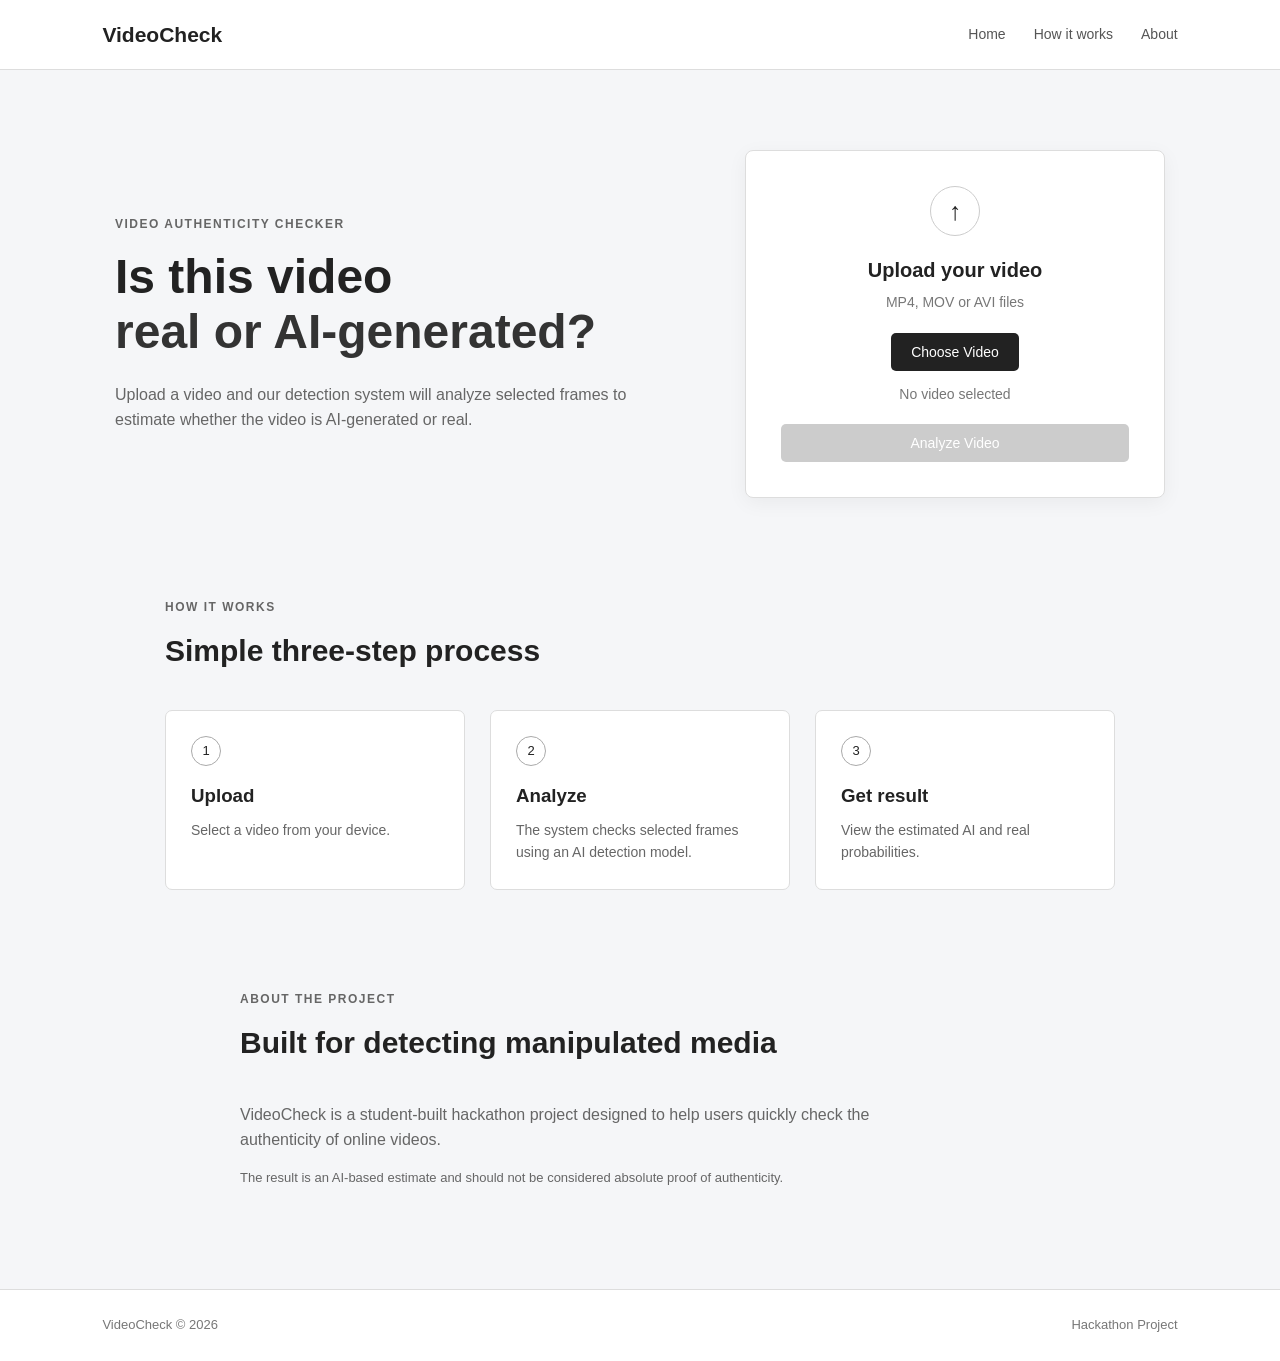
<file: index.html>
<!DOCTYPE html>
<html lang="en">

<head>
    <meta charset="UTF-8">
    <meta name="viewport" content="width=device-width, initial-scale=1.0">

    <title>VideoCheck - AI Video Detector</title>

    <link rel="stylesheet" href="style.css">
</head>

<body>

    <!-- NAVBAR -->

    <header class="navbar">

        <div class="logo">
            VideoCheck
        </div>

        <nav>
            <a href="#home">Home</a>
            <a href="#how">How it works</a>
            <a href="#about">About</a>
        </nav>

    </header>


    <!-- HERO -->

    <main id="home">

        <section class="hero">

            <div class="hero-text">

                <p class="tag">
                    VIDEO AUTHENTICITY CHECKER
                </p>

                <h1>
                    Is this video<br>
                    <span>real or AI-generated?</span>
                </h1>

                <p class="description">
                    Upload a video and our detection system will
                    analyze selected frames to estimate whether
                    the video is AI-generated or real.
                </p>

            </div>


            <!-- UPLOAD BOX -->

            <div class="upload-box">

                <div class="upload-icon">
                    ↑
                </div>

                <h2>
                    Upload your video
                </h2>

                <p>
                    MP4, MOV or AVI files
                </p>

                <input
                    type="file"
                    id="videoInput"
                    accept="video/*"
                    hidden
                >

                <button
                    id="chooseBtn"
                    class="choose-btn"
                >
                    Choose Video
                </button>

                <p
                    id="fileName"
                    class="file-name"
                >
                    No video selected
                </p>

                <button
                    id="analyzeBtn"
                    class="analyze-btn"
                    disabled
                >
                    Analyze Video
                </button>

                <div
                    id="loading"
                    class="loading"
                    style="display:none;"
                >
                    Analyzing video...
                </div>

            </div>

        </section>


        <!-- RESULT -->

        <section
            id="resultCard"
            class="result-section"
            style="display:none;"
        >

            <div class="result-header">

                <div>
                    <p class="small-heading">
                        ANALYSIS RESULT
                    </p>

                    <h2 id="prediction">
                        AI-GENERATED
                    </h2>
                </div>

            </div>


            <div class="scores">

                <div class="score-box">

                    <p>
                        AI probability
                    </p>

                    <strong id="aiScore">
                        0%
                    </strong>

                    <div class="progress">
                        <div
                            id="aiProbability"
                            class="progress-fill"
                            style="width:0%"
                        ></div>
                    </div>

                </div>


                <div class="score-box">

                    <p>
                        Real probability
                    </p>

                    <strong id="realScore">
                        0%
                    </strong>

                </div>

            </div>


            <!-- DETAILS -->

            <div class="details">

                <div>
                    <span>Frames analyzed</span>
                    <strong id="framesAnalyzed">0</strong>
                </div>

                <div>
                    <span>Video duration</span>
                    <strong id="duration">0 sec</strong>
                </div>

                <div>
                    <span>Confidence</span>
                    <strong id="confidence">0%</strong>
                </div>

            </div>


            <button
                id="resetBtn"
                class="reset-btn"
            >
                Analyze another video
            </button>

        </section>


        <!-- HOW IT WORKS -->

        <section
            id="how"
            class="how-section"
        >

            <p class="small-heading">
                HOW IT WORKS
            </p>

            <h2>
                Simple three-step process
            </h2>


            <div class="steps">

                <div class="step">

                    <div class="number">
                        1
                    </div>

                    <h3>
                        Upload
                    </h3>

                    <p>
                        Select a video from your device.
                    </p>

                </div>


                <div class="step">

                    <div class="number">
                        2
                    </div>

                    <h3>
                        Analyze
                    </h3>

                    <p>
                        The system checks selected frames
                        using an AI detection model.
                    </p>

                </div>


                <div class="step">

                    <div class="number">
                        3
                    </div>

                    <h3>
                        Get result
                    </h3>

                    <p>
                        View the estimated AI and real
                        probabilities.
                    </p>

                </div>

            </div>

        </section>


        <!-- ABOUT -->

        <section
            id="about"
            class="about-section"
        >

            <p class="small-heading">
                ABOUT THE PROJECT
            </p>

            <h2>
                Built for detecting manipulated media
            </h2>

            <p>
                VideoCheck is a student-built hackathon project
                designed to help users quickly check the
                authenticity of online videos.
            </p>

            <p class="note">
                The result is an AI-based estimate and should not
                be considered absolute proof of authenticity.
            </p>

        </section>

    </main>


    <!-- FOOTER -->

    <footer>

        <p>
            VideoCheck © 2026
        </p>

        <p>
            Hackathon Project
        </p>

    </footer>


    <script src="script.js"></script>

</body>

</html>
</file>
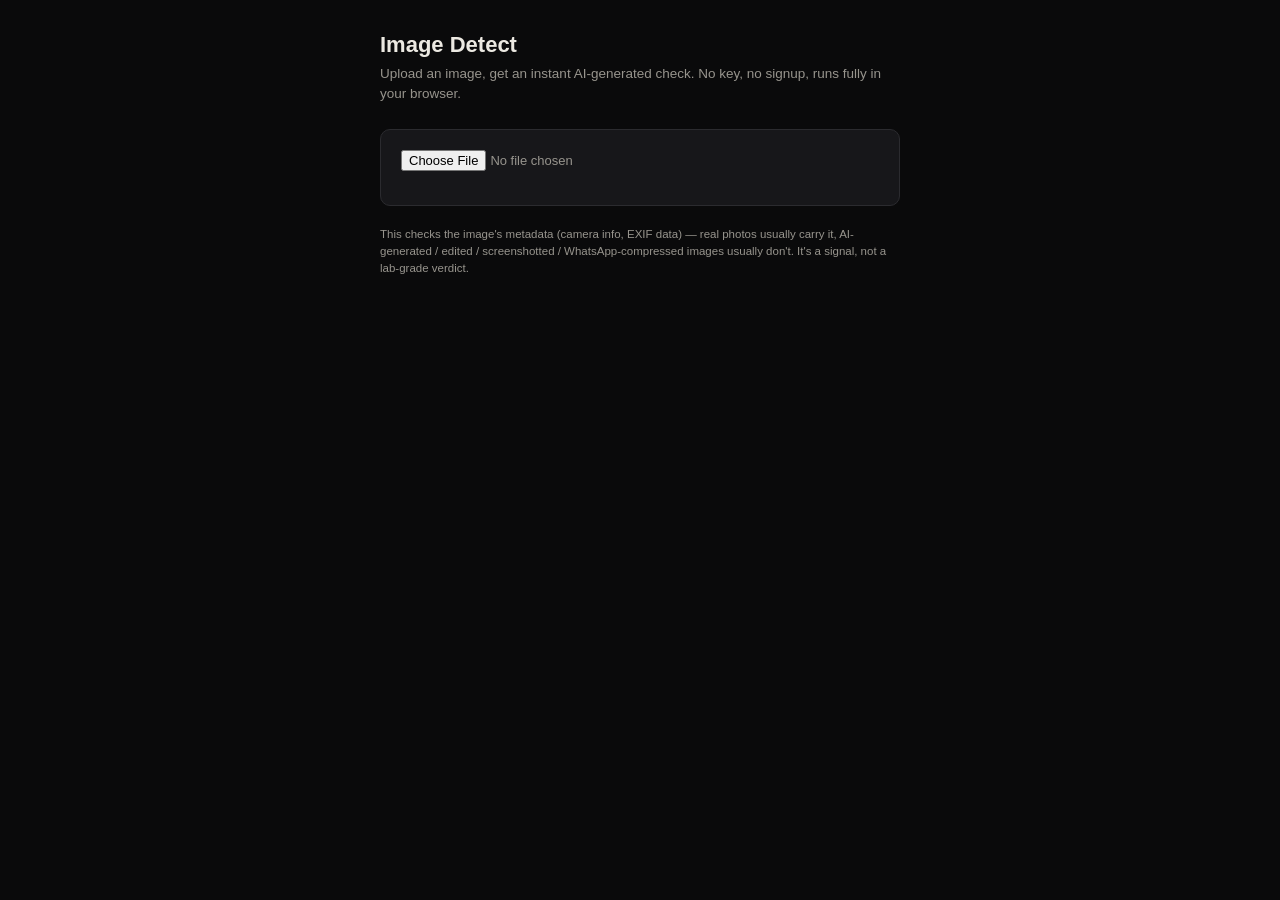
<file: image-detect-nokey.html>
<!DOCTYPE html>
<html lang="en">
<head>
<meta charset="UTF-8">
<meta name="viewport" content="width=device-width, initial-scale=1.0">
<title>Image Detect — no key needed</title>
<style>
  :root{--bg:#0a0a0b;--surface:#17171a;--border:#2b2b2f;--text:#ece9e2;--text-dim:#97948d;--amber:#f2a93b;--red:#e2564a;--green:#55b587;--mono:'Courier New',monospace}
  *{box-sizing:border-box}
  body{margin:0;background:var(--bg);color:var(--text);font-family:-apple-system,Segoe UI,sans-serif;padding:32px 20px}
  .wrap{max-width:520px;margin:0 auto}
  h1{font-size:22px;margin:0 0 6px}
  p.sub{color:var(--text-dim);font-size:13.5px;margin:0 0 24px;line-height:1.5}
  .card{background:var(--surface);border:1px solid var(--border);border-radius:10px;padding:20px;text-align:center}
  input[type=file]{width:100%;margin-bottom:14px;font-size:13px;color:var(--text-dim)}
  #preview{max-width:100%;max-height:220px;border-radius:8px;margin-bottom:14px;display:none}
  #result{margin-top:16px;display:none;font-family:var(--mono);font-size:13.5px;text-align:left}
  #result.show{display:block}
  .verdict{font-weight:700;font-size:16px;padding:8px 12px;border-radius:6px;display:inline-block;margin-bottom:10px}
  .ai{background:rgba(226,86,74,.15);color:var(--red)}
  .real{background:rgba(85,181,135,.15);color:var(--green)}
  .unsure{background:rgba(242,169,59,.15);color:var(--amber)}
  ul{margin:8px 0 0;padding-left:18px;color:var(--text-dim);font-size:12.5px;line-height:1.6}
  .note{color:var(--text-dim);font-size:11.5px;margin-top:20px;line-height:1.5}
</style>
</head>
<body>
<div class="wrap">
  <h1>Image Detect</h1>
  <p class="sub">Upload an image, get an instant AI-generated check. No key, no signup, runs fully in your browser.</p>
  <div class="card">
    <input type="file" id="imageFile" accept="image/*">
    <img id="preview">
    <div id="result"></div>
  </div>
  <p class="note">This checks the image's metadata (camera info, EXIF data) — real photos usually carry it, AI-generated / edited / screenshotted / WhatsApp-compressed images usually don't. It's a signal, not a lab-grade verdict.</p>
</div>
<script>
document.getElementById('imageFile').addEventListener('change', async (e) => {
  const file = e.target.files[0];
  if (!file) return;

  const preview = document.getElementById('preview');
  preview.src = URL.createObjectURL(file);
  preview.style.display = 'block';

  const result = document.getElementById('result');
  result.classList.add('show');
  result.innerHTML = 'Checking...';

  const buf = await file.arrayBuffer();
  const view = new DataView(buf);
  const reasons = [];
  let hasExif = false;
  let hasCameraTag = false;

  // Scan for EXIF marker (0xFFE1) in JPEGs
  if (view.getUint16(0) === 0xFFD8) {
    let offset = 2;
    while (offset < view.byteLength - 1) {
      const marker = view.getUint16(offset);
      if (marker === 0xFFE1) {
        hasExif = true;
        const segLen = view.getUint16(offset + 2);
        const segStart = offset + 4;
        const text = new TextDecoder('ascii').decode(new Uint8Array(buf, segStart, Math.min(segLen, 200)));
        if (/Make|Model|Canon|Nikon|Apple|Samsung|Sony|iPhone/i.test(text)) hasCameraTag = true;
        break;
      }
      if ((marker & 0xFF00) !== 0xFF00) break;
      const len = view.getUint16(offset + 2);
      offset += 2 + len;
    }
  }

  let score = 0;
  if (!hasExif) { score += 50; reasons.push('No EXIF metadata found — common in AI-generated, screenshotted, or downloaded images.'); }
  if (hasExif && !hasCameraTag) { score += 20; reasons.push('EXIF present but no camera make/model tag.'); }
  if (hasExif && hasCameraTag) { reasons.push('Camera make/model tag found — typical of a real photo.'); }
  if (file.name.match(/screenshot|whatsapp|img-\d{8}-wa/i)) { score += 10; reasons.push('Filename pattern suggests a screenshot or forwarded image (metadata often stripped).'); }

  let label, cls;
  if (score >= 50) { label = 'LIKELY AI-GENERATED (or metadata stripped)'; cls = 'ai'; }
  else if (score >= 20) { label = 'UNSURE'; cls = 'unsure'; }
  else { label = 'LIKELY REAL PHOTO'; cls = 'real'; }

  result.innerHTML = `<div class="verdict ${cls}">${label}</div><ul>${reasons.map(r => '<li>' + r + '</li>').join('')}</ul>`;
});
</script>
</body>
</html>
</file>
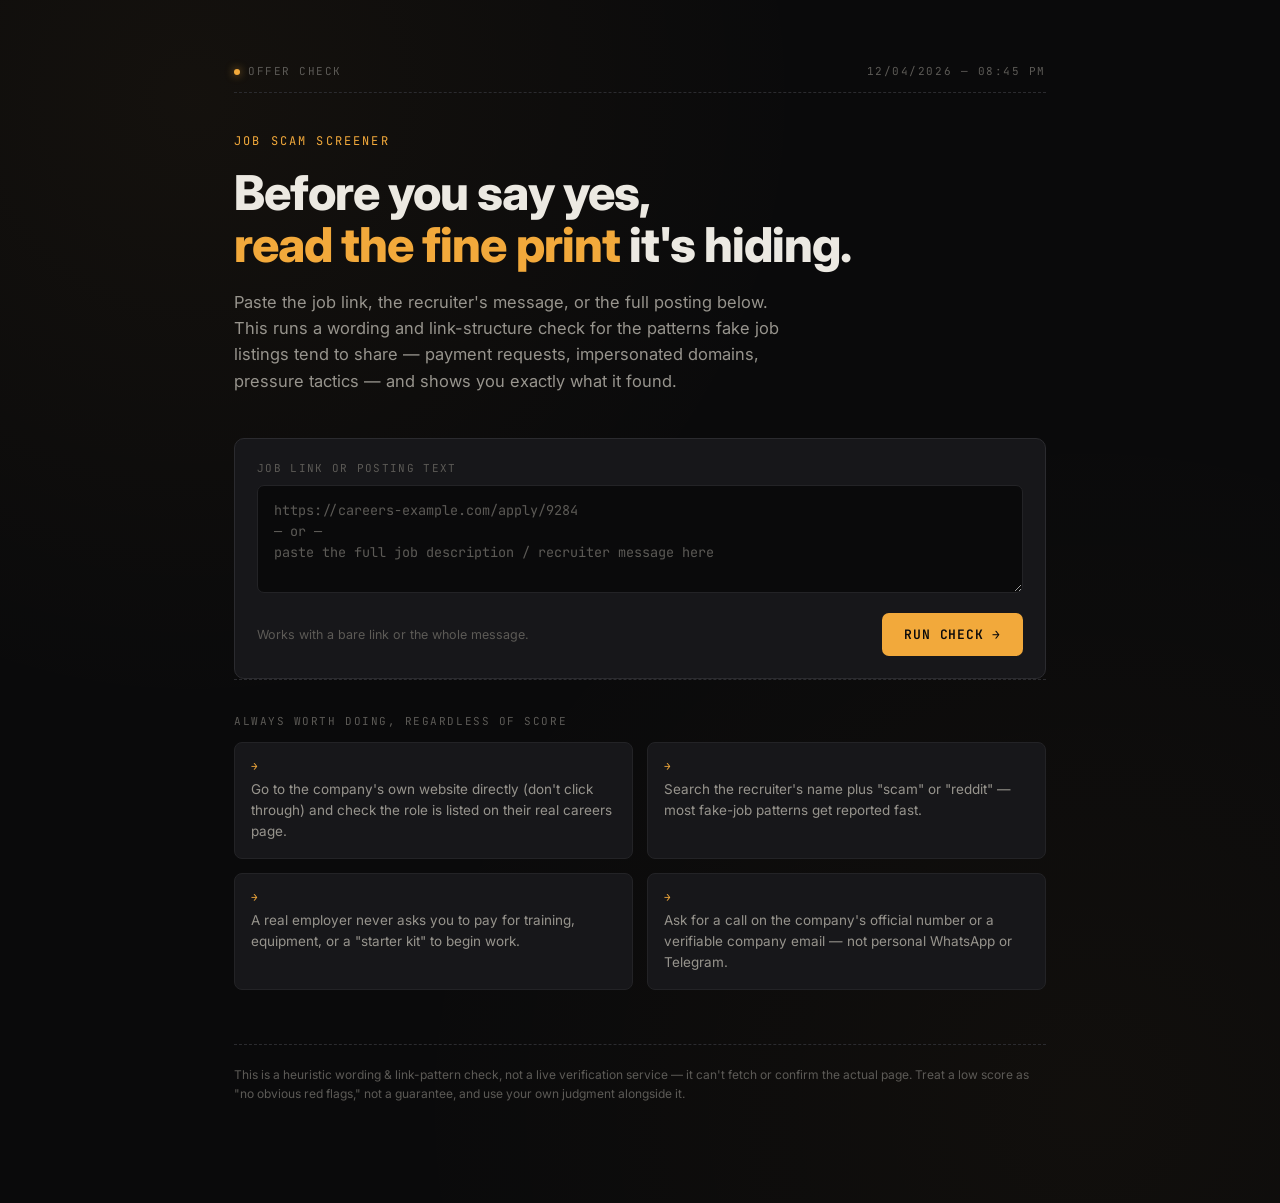
<file: offer-check.html>
<!DOCTYPE html>
<html lang="en">
<head>
<meta charset="UTF-8">
<meta name="viewport" content="width=device-width, initial-scale=1.0">
<title>Offer Check — spot a fake job before it costs you</title>
<link rel="preconnect" href="https://fonts.googleapis.com">
<link href="https://fonts.googleapis.com/css2?family=JetBrains+Mono:wght@400;500;600;700&family=Inter:wght@400;500;600;700;800&display=swap" rel="stylesheet">
<style>
  :root{
    --bg: #0a0a0b;
    --bg-grain: #0c0c0d;
    --surface: #17171a;
    --surface-2: #1e1e22;
    --border: #2b2b2f;
    --border-soft: #232326;
    --text: #ece9e2;
    --text-dim: #97948d;
    --text-faint: #5c5a56;
    --amber: #f2a93b;
    --amber-dim: #7a5b22;
    --red: #e2564a;
    --red-dim: #4a2320;
    --green: #55b587;
    --green-dim: #1f3d2d;
    --mono: 'JetBrains Mono', monospace;
    --sans: 'Inter', sans-serif;
  }

  *{ box-sizing:border-box; }

  html,body{
    margin:0; padding:0;
    background: var(--bg);
    background-image:
      radial-gradient(circle at 15% 8%, rgba(242,169,59,0.045), transparent 40%),
      radial-gradient(circle at 85% 92%, rgba(242,169,59,0.03), transparent 45%);
    color: var(--text);
    font-family: var(--sans);
    -webkit-font-smoothing: antialiased;
  }

  ::selection{ background: var(--amber); color:#0a0a0b; }

  a{ color: var(--amber); }

  .wrap{
    max-width: 860px;
    margin: 0 auto;
    padding: 64px 24px 100px;
  }

  /* ---------- header / case-file strip ---------- */
  .case-strip{
    display:flex;
    justify-content: space-between;
    align-items:center;
    font-family: var(--mono);
    font-size: 11px;
    letter-spacing: 0.14em;
    text-transform: uppercase;
    color: var(--text-faint);
    border-bottom: 1px dashed var(--border);
    padding-bottom: 14px;
    margin-bottom: 40px;
  }
  .case-strip span.dot{
    display:inline-block; width:6px; height:6px; border-radius:50%;
    background: var(--amber); margin-right:8px;
    box-shadow: 0 0 8px rgba(242,169,59,0.7);
  }

  .eyebrow{
    font-family: var(--mono);
    font-size: 12px;
    letter-spacing: 0.18em;
    text-transform: uppercase;
    color: var(--amber);
    margin: 0 0 18px;
  }

  h1{
    font-family: var(--sans);
    font-weight: 800;
    font-size: clamp(32px, 5vw, 48px);
    line-height: 1.08;
    letter-spacing: -0.02em;
    margin: 0 0 18px;
  }
  h1 em{
    font-style: normal;
    color: var(--amber);
  }

  .lede{
    font-size: 16.5px;
    line-height: 1.6;
    color: var(--text-dim);
    max-width: 56ch;
    margin: 0 0 44px;
  }

  /* ---------- input card ---------- */
  .scan-card{
    background: var(--surface);
    border: 1px solid var(--border);
    border-radius: 10px;
    padding: 22px;
    position: relative;
  }
  .scan-card::before{
    content: "";
    position:absolute; inset:0;
    border-radius:10px;
    border: 1px solid transparent;
    pointer-events:none;
  }
  .field-label{
    font-family: var(--mono);
    font-size: 11px;
    text-transform: uppercase;
    letter-spacing: 0.12em;
    color: var(--text-faint);
    margin-bottom: 10px;
    display:block;
  }
  textarea{
    width:100%;
    min-height: 108px;
    resize: vertical;
    background: var(--bg);
    border: 1px solid var(--border-soft);
    border-radius: 7px;
    color: var(--text);
    font-family: var(--mono);
    font-size: 13.5px;
    line-height: 1.55;
    padding: 14px 16px;
    outline: none;
    transition: border-color .15s ease;
  }
  textarea::placeholder{ color: var(--text-faint); }
  textarea:focus{ border-color: var(--amber-dim); }

  .scan-row{
    display:flex;
    align-items:center;
    justify-content: space-between;
    margin-top: 16px;
    gap: 12px;
    flex-wrap: wrap;
  }
  .hint{
    font-size: 12.5px;
    color: var(--text-faint);
  }

  button.scan-btn{
    font-family: var(--mono);
    font-weight: 600;
    font-size: 13px;
    letter-spacing: 0.06em;
    text-transform: uppercase;
    background: var(--amber);
    color: #0a0a0b;
    border: none;
    border-radius: 7px;
    padding: 13px 22px;
    cursor: pointer;
    transition: transform .12s ease, box-shadow .12s ease;
    white-space: nowrap;
  }
  button.scan-btn:hover{ transform: translateY(-1px); box-shadow: 0 6px 20px rgba(242,169,59,0.18); }
  button.scan-btn:active{ transform: translateY(0); }
  button.scan-btn:disabled{ opacity:.5; cursor:default; transform:none; box-shadow:none; }

  /* ---------- results ---------- */
  #results{
    margin-top: 40px;
    display:none;
  }
  #results.show{ display:block; animation: rise .35s ease; }
  @keyframes rise{ from{ opacity:0; transform: translateY(10px);} to{opacity:1; transform:translateY(0);} }

  .verdict-panel{
    display:grid;
    grid-template-columns: 200px 1fr;
    gap: 28px;
    align-items:center;
    background: var(--surface);
    border: 1px solid var(--border);
    border-radius: 10px;
    padding: 26px;
    margin-bottom: 26px;
  }
  @media (max-width: 560px){
    .verdict-panel{ grid-template-columns: 1fr; }
    .gauge-wrap{ justify-self:center; }
  }

  .gauge-wrap{ position:relative; width:180px; }
  .gauge-score{
    position:absolute;
    left:0; right:0; top:60%;
    text-align:center;
    font-family: var(--mono);
    font-weight: 700;
    font-size: 30px;
  }
  .gauge-score .of{
    font-size: 11px;
    font-weight: 500;
    color: var(--text-faint);
    display:block;
    letter-spacing: 0.1em;
  }

  .verdict-body .stamp{
    display:inline-flex;
    align-items:center;
    gap:8px;
    font-family: var(--mono);
    font-weight: 700;
    font-size: 13px;
    letter-spacing: 0.1em;
    text-transform: uppercase;
    padding: 6px 12px;
    border: 1.5px solid currentColor;
    border-radius: 5px;
    transform: rotate(-2deg);
    margin-bottom: 12px;
  }
  .verdict-body p{
    margin: 0;
    color: var(--text-dim);
    font-size: 14.5px;
    line-height: 1.6;
  }

  .risk-low   { color: var(--green); }
  .risk-medium{ color: var(--amber); }
  .risk-high  { color: var(--red); }

  .flags-title{
    font-family: var(--mono);
    font-size: 11px;
    text-transform: uppercase;
    letter-spacing: 0.14em;
    color: var(--text-faint);
    margin: 0 0 12px;
  }

  .flag-list{
    list-style:none;
    margin:0 0 30px;
    padding:0;
    display:flex;
    flex-direction: column;
    gap: 8px;
  }
  .flag-item{
    display:flex;
    gap: 12px;
    align-items:flex-start;
    background: var(--surface);
    border: 1px solid var(--border-soft);
    border-left: 3px solid var(--red);
    border-radius: 6px;
    padding: 12px 14px;
    font-size: 13.5px;
    line-height: 1.55;
  }
  .flag-item.clean{
    border-left-color: var(--green);
  }
  .flag-item .mark{
    font-family: var(--mono);
    font-weight: 700;
    flex-shrink:0;
    width: 18px;
    text-align:center;
  }
  .flag-item.clean .mark{ color: var(--green); }
  .flag-item:not(.clean) .mark{ color: var(--red); }
  .flag-item b{ color: var(--text); }

  /* ---------- tips ---------- */
  .tips-title{
    font-family: var(--mono);
    font-size: 11px;
    text-transform: uppercase;
    letter-spacing: 0.14em;
    color: var(--text-faint);
    margin: 0 0 14px;
    border-top: 1px dashed var(--border);
    padding-top: 34px;
  }
  .tips-grid{
    display:grid;
    grid-template-columns: repeat(2, 1fr);
    gap: 14px;
  }
  @media (max-width:560px){ .tips-grid{ grid-template-columns: 1fr; } }
  .tip{
    background: var(--surface);
    border: 1px solid var(--border-soft);
    border-radius: 8px;
    padding: 16px 16px;
  }
  .tip .n{
    font-family: var(--mono);
    color: var(--amber);
    font-size: 11px;
    letter-spacing: 0.1em;
    display:block;
    margin-bottom: 6px;
  }
  .tip p{
    margin:0;
    font-size: 13.5px;
    color: var(--text-dim);
    line-height: 1.55;
  }

  footer{
    margin-top: 54px;
    padding-top: 20px;
    border-top: 1px dashed var(--border);
    font-size: 12px;
    color: var(--text-faint);
    line-height: 1.6;
  }
</style>
</head>
<body>
<div class="wrap">

  <div class="case-strip">
    <span><span class="dot"></span>OFFER CHECK</span>
    <span id="clock"></span>
  </div>

  <p class="eyebrow">Job scam screener</p>
  <h1>Before you say yes,<br><em>read the fine print</em> it's hiding.</h1>
  <p class="lede">Paste the job link, the recruiter's message, or the full posting below. This runs a wording and link-structure check for the patterns fake job listings tend to share — payment requests, impersonated domains, pressure tactics — and shows you exactly what it found.</p>

  <div class="scan-card">
    <label class="field-label" for="jobInput">Job link or posting text</label>
    <textarea id="jobInput" placeholder="https://careers-example.com/apply/9284&#10;— or —&#10;paste the full job description / recruiter message here"></textarea>
    <div class="scan-row">
      <span class="hint" id="charHint">Works with a bare link or the whole message.</span>
      <button class="scan-btn" id="scanBtn">Run check →</button>
    </div>
  </div>

  <div id="results">
    <div class="verdict-panel">
      <div class="gauge-wrap">
        <svg viewBox="0 0 180 110" width="180" height="110">
          <path d="M15,100 A75,75 0 0,1 165,100" fill="none" stroke="#232326" stroke-width="12" stroke-linecap="round"/>
          <path id="gaugeArc" d="M15,100 A75,75 0 0,1 165,100" fill="none" stroke="#f2a93b" stroke-width="12" stroke-linecap="round"
                stroke-dasharray="235.6" stroke-dashoffset="235.6"/>
          <g id="needleGroup" transform="rotate(0 90 100)">
            <line x1="90" y1="100" x2="90" y2="38" stroke="#ece9e2" stroke-width="2.5" stroke-linecap="round"/>
            <circle cx="90" cy="100" r="5.5" fill="#ece9e2"/>
          </g>
        </svg>
        <div class="gauge-score"><span id="scoreNum">0</span><span class="of">RISK / 100</span></div>
      </div>
      <div class="verdict-body">
        <div class="stamp" id="stampEl">CLEAR</div>
        <p id="verdictText">—</p>
      </div>
    </div>

    <p class="flags-title">What the scan found</p>
    <ul class="flag-list" id="flagList"></ul>
  </div>

  <p class="tips-title">Always worth doing, regardless of score</p>
  <div class="tips-grid">
    <div class="tip"><span class="n">→</span><p>Go to the company's own website directly (don't click through) and check the role is listed on their real careers page.</p></div>
    <div class="tip"><span class="n">→</span><p>Search the recruiter's name plus "scam" or "reddit" — most fake-job patterns get reported fast.</p></div>
    <div class="tip"><span class="n">→</span><p>A real employer never asks you to pay for training, equipment, or a "starter kit" to begin work.</p></div>
    <div class="tip"><span class="n">→</span><p>Ask for a call on the company's official number or a verifiable company email — not personal WhatsApp or Telegram.</p></div>
  </div>

  <footer>
    This is a heuristic wording &amp; link-pattern check, not a live verification service — it can't fetch or confirm the actual page. Treat a low score as "no obvious red flags," not a guarantee, and use your own judgment alongside it.
  </footer>
</div>

<script>
(function(){
  const clockEl = document.getElementById('clock');
  function tick(){
    const d = new Date();
    clockEl.textContent = d.toLocaleDateString(undefined,{year:'numeric',month:'2-digit',day:'2-digit'}) + ' — ' + d.toLocaleTimeString(undefined,{hour:'2-digit',minute:'2-digit'});
  }
  tick(); setInterval(tick, 30000);

  const input = document.getElementById('jobInput');
  const btn = document.getElementById('scanBtn');
  const results = document.getElementById('results');
  const flagList = document.getElementById('flagList');
  const scoreNum = document.getElementById('scoreNum');
  const stampEl = document.getElementById('stampEl');
  const verdictText = document.getElementById('verdictText');
  const needleGroup = document.getElementById('needleGroup');
  const gaugeArc = document.getElementById('gaugeArc');

  const SHORTENERS = ['bit.ly','tinyurl.com','t.co','is.gd','cutt.ly','rebrand.ly','shorturl.at','buff.ly','ow.ly','rb.gy'];
  const SUS_TLD = ['.xyz','.top','.club','.info','.work','.click','.buzz','.gq','.tk','.ml','.cf','.support','.online','.icu','.rest'];
  const BRANDS = ['google','amazon','microsoft','linkedin','indeed','apple','meta','facebook','netflix','tesla','walmart','fedex','ups','disney'];
  const FREE_EMAIL = ['gmail.com','yahoo.com','hotmail.com','outlook.com','aol.com'];

  function extractUrl(text){
    const m = text.match(/https?:\/\/[^\s]+/i);
    if(m) return m[0];
    // bare-domain fallback e.g. "careers-example.com/apply"
    const m2 = text.match(/\b([a-z0-9-]+\.)+[a-z]{2,}(\/[^\s]*)?\b/i);
    return m2 ? 'http://' + m2[0] : null;
  }

  function analyze(raw){
    const text = raw.trim();
    const lower = text.toLowerCase();
    let score = 0;
    const flags = [];

    const urlStr = extractUrl(text);
    let host = null;
    if(urlStr){
      try{
        const u = new URL(urlStr);
        host = u.hostname.toLowerCase();

        if(/^(\d{1,3}\.){3}\d{1,3}$/.test(host)){
          score += 25; flags.push("Link uses a raw IP address instead of a real company domain.");
        }
        if(SHORTENERS.some(s => host === s || host.endsWith('.'+s))){
          score += 20; flags.push("Link is hidden behind a URL shortener — the real destination is masked.");
        }
        if(u.protocol === 'http:'){
          score += 10; flags.push("Link doesn't use a secure (https) connection.");
        }
        if(SUS_TLD.some(t => host.endsWith(t))){
          score += 15; flags.push(`Domain ends in <b>${host.slice(host.lastIndexOf('.'))}</b>, an unusual TLD favored by throwaway sites.`);
        }
        const parts = host.split('.');
        if(parts.length > 3){
          score += 10; flags.push("Unusually deep or randomized subdomain structure.");
        }
        BRANDS.forEach(b => {
          if(host.includes(b)){
            const real = (b==='meta'?'meta.com':b+'.com');
            if(!(host === real || host.endsWith('.'+real))){
              score += 25; flags.push(`Domain contains "<b>${b}</b>" but isn't the company's actual domain — a common impersonation trick.`);
            }
          }
        });
      }catch(e){ /* not a parseable url, skip url checks */ }
    }

    const PAY_WORDS = ['registration fee','processing fee','training fee','application fee','deposit required','refundable deposit','buy your own equipment','purchase a kit','starter kit','send money','wire transfer','gift card','western union','cash the check','deposit this check'];
    PAY_WORDS.forEach(w => { if(lower.includes(w)){ score += 25; flags.push(`Mentions "<b>${w}</b>" — legitimate employers never charge you to get hired.`); } });

    const ID_WORDS = ['social security number','ssn ','bank account number','routing number','copy of your id','passport number'];
    ID_WORDS.forEach(w => { if(lower.includes(w.trim())){ score += 20; flags.push(`Asks for sensitive personal info ("<b>${w.trim()}</b>") before any formal hiring step.`); } });

    const CONTACT_WORDS = ['whatsapp only','contact us on whatsapp','message us on telegram','text this number'];
    CONTACT_WORDS.forEach(w => { if(lower.includes(w)){ score += 15; flags.push("Pushes the conversation to an unofficial messaging app instead of email or a company line."); } });

    FREE_EMAIL.forEach(dom => {
      if(new RegExp('hr@[a-z0-9.-]*'+dom.replace('.','\\.')+'|recruiter@[a-z0-9.-]*'+dom.replace('.','\\.')).test(lower) || (lower.includes('@'+dom) && (lower.includes('hr ')||lower.includes('recruit')))){
        score += 10; flags.push(`Recruiter contact uses a free personal email domain (<b>@${dom}</b>) rather than a company address.`);
      }
    });

    const URGENCY = ['immediate start','start today','act now','limited slots','hire immediately','no interview needed','urgent hiring','offer expires today'];
    URGENCY.forEach(w => { if(lower.includes(w)){ score += 10; flags.push(`Uses pressure language ("<b>${w}</b>") to rush a decision.`); } });

    const TOO_GOOD = ['easy money','work 2 hours','work from home earn','no experience necessary','guaranteed income','$5000 per week','$500 a day'];
    TOO_GOOD.forEach(w => { if(lower.includes(w)){ score += 12; flags.push(`Phrase "<b>${w}</b>" is a common too-good-to-be-true pay claim.`); } });

    score = Math.min(100, score);
    return { score, flags, hadInput: text.length>0 };
  }

  function render(result){
    results.classList.add('show');
    const score = result.score;
    scoreNum.textContent = score;

    // needle: -90deg (0) to +90deg (100)
    const angle = -90 + (score/100)*180;
    needleGroup.setAttribute('transform', `rotate(${angle} 90 100)`);

    // arc fill (dasharray length ~235.6 for this path)
    const total = 235.6;
    const offset = total - (score/100)*total;
    gaugeArc.setAttribute('stroke-dashoffset', offset);

    let level, label, color, msg;
    if(score >= 50){ level='risk-high'; label='HIGH RISK'; color='var(--red)'; msg = 'Multiple strong scam indicators showed up. Treat this offer as very likely fake — do not send money, IDs, or bank details.'; gaugeArc.setAttribute('stroke', '#e2564a'); }
    else if(score >= 25){ level='risk-medium'; label='USE CAUTION'; color='var(--amber)'; msg = 'A few patterns worth verifying before you go further. Confirm the company and recruiter independently.'; gaugeArc.setAttribute('stroke', '#f2a93b'); }
    else { level='risk-low'; label='NO FLAGS FOUND'; color='var(--green)'; msg = "Nothing in the wording or link matched common scam patterns. Still verify through the company's own site before sharing any info."; gaugeArc.setAttribute('stroke', '#55b587'); }

    stampEl.className = 'stamp ' + level;
    stampEl.textContent = label;
    verdictText.textContent = msg;

    flagList.innerHTML = '';
    if(result.flags.length === 0){
      const li = document.createElement('li');
      li.className = 'flag-item clean';
      li.innerHTML = `<span class="mark">✓</span><span>No red-flag wording or link patterns detected.</span>`;
      flagList.appendChild(li);
    } else {
      result.flags.forEach(f => {
        const li = document.createElement('li');
        li.className = 'flag-item';
        li.innerHTML = `<span class="mark">✕</span><span>${f}</span>`;
        flagList.appendChild(li);
      });
    }
  }

  btn.addEventListener('click', () => {
    const val = input.value;
    if(!val.trim()){
      input.style.borderColor = 'var(--red)';
      setTimeout(()=> input.style.borderColor = '', 900);
      return;
    }
    const result = analyze(val);
    render(result);
    results.scrollIntoView({behavior:'smooth', block:'nearest'});
  });

  input.addEventListener('keydown', (e) => {
    if(e.key === 'Enter' && (e.metaKey || e.ctrlKey)) btn.click();
  });
})();
</script>
</body>
</html>
</file>
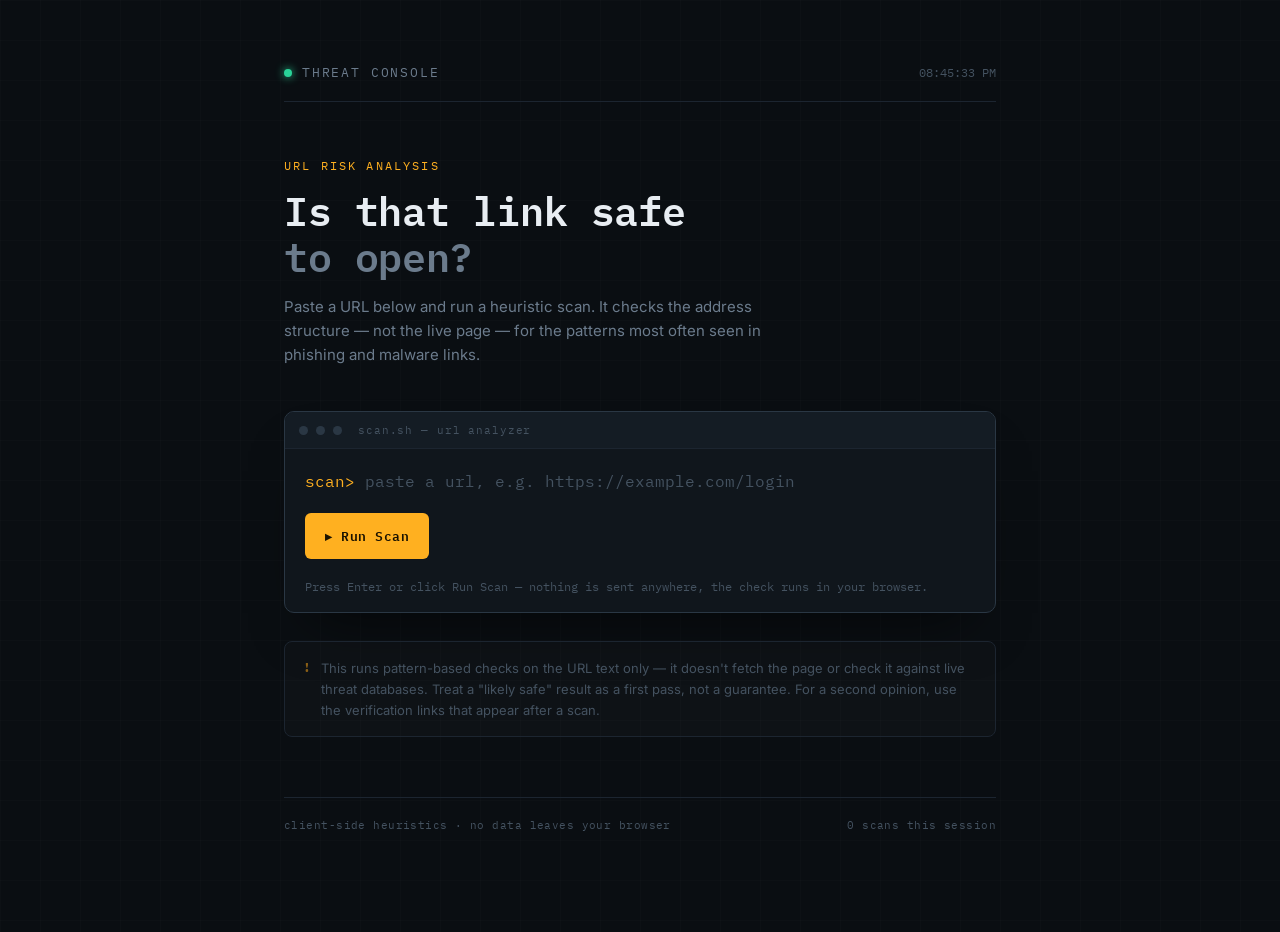
<file: url-scanner.html>
<!DOCTYPE html>
<html lang="en">
<head>
<meta charset="UTF-8">
<meta name="viewport" content="width=device-width, initial-scale=1.0">
<title>URL Threat Scanner</title>
<link rel="preconnect" href="https://fonts.googleapis.com">
<link href="https://fonts.googleapis.com/css2?family=IBM+Plex+Mono:wght@400;500;600;700&family=Inter:wght@400;500;600;700&display=swap" rel="stylesheet">
<style>
  :root{
    --bg: #0A0E12;
    --surface: #10161C;
    --surface-2: #141C24;
    --line: #1C2530;
    --line-bright: #2A3744;
    --text: #E8EDF2;
    --muted: #6B7B8C;
    --muted-2: #445260;
    --amber: #FFB020;
    --amber-dim: #8A5F16;
    --green: #29D398;
    --green-dim: #0F5B45;
    --red: #FF5C5C;
    --red-dim: #6B1F1F;
    --orange: #FF8A3D;
    --mono: 'IBM Plex Mono', monospace;
    --sans: 'Inter', sans-serif;
  }

  *{margin:0;padding:0;box-sizing:border-box;}

  html{scroll-behavior:smooth;}

  body{
    background:
      radial-gradient(ellipse 900px 500px at 50% -10%, rgba(255,176,32,0.06), transparent),
      var(--bg);
    color:var(--text);
    font-family:var(--sans);
    min-height:100vh;
    background-image:
      linear-gradient(rgba(255,255,255,0.012) 1px, transparent 1px),
      linear-gradient(90deg, rgba(255,255,255,0.012) 1px, transparent 1px);
    background-size: 40px 40px;
    -webkit-font-smoothing:antialiased;
  }

  .wrap{
    max-width:760px;
    margin:0 auto;
    padding:64px 24px 100px;
  }

  /* ---------- Header ---------- */
  header{
    display:flex;
    align-items:center;
    justify-content:space-between;
    margin-bottom:56px;
    padding-bottom:20px;
    border-bottom:1px solid var(--line);
  }
  .brand{
    display:flex;
    align-items:center;
    gap:10px;
    font-family:var(--mono);
    font-size:13px;
    letter-spacing:0.14em;
    color:var(--muted);
    text-transform:uppercase;
  }
  .brand .dot{
    width:8px;height:8px;border-radius:50%;
    background:var(--green);
    box-shadow:0 0 8px var(--green);
    animation:pulse 2.4s ease-in-out infinite;
  }
  @keyframes pulse{
    0%,100%{opacity:1;}
    50%{opacity:0.35;}
  }
  .clock{
    font-family:var(--mono);
    font-size:12px;
    color:var(--muted-2);
  }

  .eyebrow{
    font-family:var(--mono);
    font-size:12px;
    letter-spacing:0.18em;
    text-transform:uppercase;
    color:var(--amber);
    margin-bottom:14px;
  }
  h1{
    font-family:var(--mono);
    font-size:clamp(28px, 4.4vw, 40px);
    font-weight:600;
    line-height:1.15;
    letter-spacing:-0.01em;
    margin-bottom:16px;
  }
  h1 span{color:var(--muted);}
  .sub{
    color:var(--muted);
    font-size:15px;
    line-height:1.6;
    max-width:56ch;
    margin-bottom:44px;
  }

  /* ---------- Console / input ---------- */
  .console{
    background:var(--surface);
    border:1px solid var(--line-bright);
    border-radius:10px;
    overflow:hidden;
    box-shadow:0 30px 60px -30px rgba(0,0,0,0.7);
  }
  .console-bar{
    display:flex;
    align-items:center;
    gap:8px;
    padding:11px 14px;
    background:var(--surface-2);
    border-bottom:1px solid var(--line);
  }
  .console-bar .chip{
    width:9px;height:9px;border-radius:50%;
    background:var(--line-bright);
  }
  .console-bar .label{
    margin-left:8px;
    font-family:var(--mono);
    font-size:11px;
    color:var(--muted-2);
    letter-spacing:0.08em;
  }

  .cmd-row{
    display:flex;
    align-items:center;
    padding:22px 20px;
    gap:10px;
    position:relative;
  }
  .prompt{
    font-family:var(--mono);
    color:var(--amber);
    font-size:16px;
    white-space:nowrap;
    user-select:none;
  }
  #urlInput{
    flex:1;
    background:transparent;
    border:none;
    outline:none;
    color:var(--text);
    font-family:var(--mono);
    font-size:16px;
    caret-color:var(--amber);
  }
  #urlInput::placeholder{color:var(--muted-2);}

  .scan-btn{
    display:flex;
    align-items:center;
    gap:8px;
    background:var(--amber);
    color:#1A1200;
    border:none;
    font-family:var(--mono);
    font-weight:600;
    font-size:13px;
    letter-spacing:0.04em;
    padding:12px 20px;
    margin:0 20px 20px;
    border-radius:6px;
    cursor:pointer;
    transition:transform 0.12s ease, box-shadow 0.12s ease, opacity 0.12s ease;
  }
  .scan-btn:hover{transform:translateY(-1px); box-shadow:0 6px 20px -6px rgba(255,176,32,0.5);}
  .scan-btn:active{transform:translateY(0);}
  .scan-btn:disabled{opacity:0.5; cursor:not-allowed; transform:none; box-shadow:none;}

  .hint{
    font-family:var(--mono);
    font-size:11.5px;
    color:var(--muted-2);
    padding:0 20px 18px;
  }

  /* scanline sweep during analysis */
  .sweep{
    position:absolute;
    top:0; left:0; right:0; height:2px;
    background:linear-gradient(90deg, transparent, var(--amber), transparent);
    opacity:0;
    pointer-events:none;
  }
  .sweep.active{
    animation: sweepMove 1.1s linear infinite;
    opacity:1;
  }
  @keyframes sweepMove{
    0%{transform:translateY(0); opacity:0;}
    10%{opacity:1;}
    90%{opacity:1;}
    100%{transform:translateY(64px); opacity:0;}
  }

  /* ---------- Log output ---------- */
  #logArea{
    border-top:1px solid var(--line);
    display:none;
  }
  #logArea.visible{display:block;}

  .log-line{
    display:flex;
    align-items:flex-start;
    gap:10px;
    padding:11px 20px;
    font-family:var(--mono);
    font-size:13px;
    border-bottom:1px solid var(--line);
    opacity:0;
    transform:translateY(4px);
    animation: lineIn 0.35s ease forwards;
  }
  .log-line:last-child{border-bottom:none;}
  @keyframes lineIn{
    to{opacity:1; transform:translateY(0);}
  }
  .log-mark{
    flex-shrink:0;
    width:16px;
    text-align:center;
    font-weight:700;
  }
  .log-mark.ok{color:var(--green);}
  .log-mark.flag{color:var(--red);}
  .log-mark.info{color:var(--muted-2);}
  .log-text{color:var(--muted);}
  .log-text b{color:var(--text); font-weight:600;}

  /* ---------- Verdict stamp ---------- */
  .verdict-wrap{
    display:none;
    padding:30px 20px 34px;
    align-items:center;
    justify-content:center;
    border-top:1px solid var(--line);
  }
  .verdict-wrap.visible{display:flex;}

  .stamp{
    font-family:var(--mono);
    font-weight:700;
    font-size:22px;
    letter-spacing:0.08em;
    padding:16px 30px;
    border:3px solid currentColor;
    border-radius:8px;
    text-transform:uppercase;
    transform:rotate(-3deg) scale(0.7);
    opacity:0;
    text-align:center;
    animation: stampIn 0.4s cubic-bezier(.2,1.4,.4,1) forwards;
    animation-delay:0.15s;
  }
  @keyframes stampIn{
    to{opacity:1; transform:rotate(-3deg) scale(1);}
  }
  .stamp small{
    display:block;
    font-size:11px;
    font-weight:500;
    letter-spacing:0.14em;
    margin-top:6px;
    opacity:0.75;
  }
  .stamp.safe{color:var(--green); box-shadow:0 0 0 1px rgba(41,211,152,0.15), 0 0 40px -12px rgba(41,211,152,0.4);}
  .stamp.suspicious{color:var(--orange); box-shadow:0 0 0 1px rgba(255,138,61,0.15), 0 0 40px -12px rgba(255,138,61,0.4);}
  .stamp.malicious{color:var(--red); box-shadow:0 0 0 1px rgba(255,92,92,0.15), 0 0 40px -12px rgba(255,92,92,0.4);}

  /* ---------- Score bar ---------- */
  .score-panel{
    padding:0 20px 26px;
    border-top:1px solid var(--line);
    display:none;
  }
  .score-panel.visible{display:block; padding-top:22px;}
  .score-row{
    display:flex;
    justify-content:space-between;
    font-family:var(--mono);
    font-size:11px;
    color:var(--muted-2);
    letter-spacing:0.08em;
    text-transform:uppercase;
    margin-bottom:8px;
  }
  .score-track{
    height:6px;
    border-radius:4px;
    background:var(--line);
    overflow:hidden;
  }
  .score-fill{
    height:100%;
    width:0%;
    border-radius:4px;
    transition:width 0.6s cubic-bezier(.3,1,.4,1);
  }

  /* ---------- Follow-up links ---------- */
  .verify-row{
    padding:0 20px 26px;
    display:none;
    gap:10px;
    flex-wrap:wrap;
  }
  .verify-row.visible{display:flex;}
  .verify-row a{
    font-family:var(--mono);
    font-size:12px;
    color:var(--muted);
    text-decoration:none;
    border:1px solid var(--line-bright);
    padding:9px 14px;
    border-radius:6px;
    transition:border-color 0.15s ease, color 0.15s ease;
  }
  .verify-row a:hover{border-color:var(--amber); color:var(--amber);}

  /* ---------- Footer note ---------- */
  .disclaimer{
    margin-top:28px;
    display:flex;
    gap:10px;
    align-items:flex-start;
    font-size:13px;
    line-height:1.6;
    color:var(--muted-2);
    padding:16px 18px;
    border:1px solid var(--line);
    border-radius:8px;
    background:rgba(255,255,255,0.015);
  }
  .disclaimer .bang{
    font-family:var(--mono);
    color:var(--amber-dim);
    font-weight:700;
    flex-shrink:0;
  }

  footer{
    margin-top:60px;
    padding-top:20px;
    border-top:1px solid var(--line);
    font-family:var(--mono);
    font-size:11px;
    color:var(--muted-2);
    letter-spacing:0.04em;
    display:flex;
    justify-content:space-between;
  }

  @media (max-width:520px){
    .cmd-row{flex-wrap:wrap;}
    header{flex-direction:column; align-items:flex-start; gap:8px;}
    footer{flex-direction:column; gap:6px;}
  }

  @media (prefers-reduced-motion: reduce){
    *{animation-duration:0.01ms !important; animation-iteration-count:1 !important; transition-duration:0.01ms !important;}
  }
</style>
</head>
<body>

<div class="wrap">

  <header>
    <div class="brand"><span class="dot"></span> Threat Console </div>
    <div class="clock" id="clock">—</div>
  </header>

  <div class="eyebrow">url risk analysis</div>
  <h1>Is that link safe<br><span>to open?</span></h1>
  <p class="sub">Paste a URL below and run a heuristic scan. It checks the address structure — not the live page — for the patterns most often seen in phishing and malware links.</p>

  <div class="console">
    <div class="console-bar">
      <span class="chip"></span><span class="chip"></span><span class="chip"></span>
      <span class="label">scan.sh — url analyzer</span>
    </div>

    <div class="cmd-row">
      <div class="sweep" id="sweep"></div>
      <span class="prompt">scan&gt;</span>
      <input type="text" id="urlInput" placeholder="paste a url, e.g. https://example.com/login" autocomplete="off" spellcheck="false">
    </div>
    <button class="scan-btn" id="scanBtn">▸ Run Scan</button>
    <div class="hint">Press Enter or click Run Scan — nothing is sent anywhere, the check runs in your browser.</div>

    <div id="logArea"></div>

    <div class="score-panel" id="scorePanel">
      <div class="score-row"><span>Risk score</span><span id="scoreLabel">0 / 10</span></div>
      <div class="score-track"><div class="score-fill" id="scoreFill"></div></div>
    </div>

    <div class="verdict-wrap" id="verdictWrap">
      <div class="stamp" id="stamp">—</div>
    </div>

    <div class="verify-row" id="verifyRow"></div>
  </div>

  <div class="disclaimer">
    <span class="bang">!</span>
    <span>This runs pattern-based checks on the URL text only — it doesn't fetch the page or check it against live threat databases. Treat a "likely safe" result as a first pass, not a guarantee. For a second opinion, use the verification links that appear after a scan.</span>
  </div>

  <footer>
    <span>client-side heuristics · no data leaves your browser</span>
    <span id="scanCount">0 scans this session</span>
  </footer>

</div>

<script>
(function(){
  const input = document.getElementById('urlInput');
  const btn = document.getElementById('scanBtn');
  const sweep = document.getElementById('sweep');
  const logArea = document.getElementById('logArea');
  const verdictWrap = document.getElementById('verdictWrap');
  const stamp = document.getElementById('stamp');
  const scorePanel = document.getElementById('scorePanel');
  const scoreFill = document.getElementById('scoreFill');
  const scoreLabel = document.getElementById('scoreLabel');
  const verifyRow = document.getElementById('verifyRow');
  const clock = document.getElementById('clock');
  const scanCountEl = document.getElementById('scanCount');
  let scanCount = 0;
  let busy = false;

  function tickClock(){
    const d = new Date();
    clock.textContent = d.toLocaleTimeString([], {hour:'2-digit', minute:'2-digit', second:'2-digit'});
  }
  tickClock();
  setInterval(tickClock, 1000);

  const SHORTENERS = ['bit.ly','tinyurl.com','t.co','goo.gl','ow.ly','is.gd','buff.ly','rebrand.ly','cutt.ly','rb.gy','shorturl.at','tiny.cc','s.id','v.gd'];
  const SUSPICIOUS_TLDS = ['zip','review','country','kim','cricket','link','work','click','gq','tk','ml','cf','top','xyz','loan','win','date','stream','icu'];
  const BRAND_BAIT = ['paypal','apple','microsoft','amazon','netflix','bank','irs','gov','facebook','instagram','google','outlook','chase','wellsfargo'];
  const URGENT_WORDS = ['login','verify','secure','account','update','confirm','signin','password','suspend','unlock','billing'];

  function analyze(raw){
    const checks = [];
    let score = 0;
    let normalized = raw.trim();
    if(!/^[a-zA-Z][a-zA-Z0-9+.-]*:\/\//.test(normalized)){
      normalized = 'http://' + normalized;
    }

    let url;
    try{
      url = new URL(normalized);
    }catch(e){
      return { error: true };
    }

    const host = url.hostname.toLowerCase();
    const full = raw.toLowerCase();

    // 1. protocol
    if(url.protocol === 'https:'){
      checks.push({ok:true, text:'Uses <b>HTTPS</b> encryption.'});
    } else {
      checks.push({ok:false, text:'Connection is not encrypted (<b>no HTTPS</b>).'});
      score += 1;
    }

    // 2. IP address host
    const ipv4 = /^(\d{1,3}\.){3}\d{1,3}$/.test(host);
    const ipv6 = host.includes(':');
    if(ipv4 || ipv6){
      checks.push({ok:false, text:'Host is a raw <b>IP address</b> rather than a domain name.'});
      score += 3;
    } else {
      checks.push({ok:true, text:'Host is a normal domain name, not a bare IP.'});
    }

    // 3. @ symbol trick
    if(raw.includes('@')){
      checks.push({ok:false, text:'URL contains an <b>@ symbol</b> — can hide the real destination.'});
      score += 3;
    } else {
      checks.push({ok:true, text:'No "@" redirect trick found in the URL.'});
    }

    // 4. subdomain count
    const parts = host.split('.');
    const subCount = Math.max(0, parts.length - 2);
    if(subCount >= 3){
      checks.push({ok:false, text:`Unusually deep subdomain chain (<b>${subCount} subdomains</b>).`});
      score += 2;
    } else {
      checks.push({ok:true, text:'Subdomain structure looks ordinary.'});
    }

    // 5. suspicious TLD
    const tld = parts[parts.length-1];
    if(SUSPICIOUS_TLDS.includes(tld)){
      checks.push({ok:false, text:`Domain ends in <b>.${tld}</b>, a TLD frequently abused for spam/phishing.`});
      score += 2;
    } else {
      checks.push({ok:true, text:`Domain ending .${tld} is not on the high-risk TLD list.`});
    }

    // 6. shortener
    if(SHORTENERS.some(s => host === s || host.endsWith('.'+s))){
      checks.push({ok:false, text:'Uses a <b>link shortener</b> — the real destination is hidden.'});
      score += 2;
    } else {
      checks.push({ok:true, text:'Not a known link-shortener domain.'});
    }

    // 7. brand bait + urgent words together (typosquat / phishing pattern)
    const hasBrand = BRAND_BAIT.some(b => host.includes(b));
    const hasUrgent = URGENT_WORDS.some(w => full.includes(w));
    const brandInMainDomain = BRAND_BAIT.some(b => parts.slice(-2, -1)[0] === b);
    if(hasBrand && !brandInMainDomain){
      checks.push({ok:false, text:'Mentions a well-known brand name in a subdomain/path, not the actual domain — a common <b>impersonation</b> pattern.'});
      score += 3;
    } else if(hasUrgent){
      checks.push({ok:false, text:'Contains urgency/credential language (e.g. "verify", "login", "secure") often seen in <b>phishing links</b>.'});
      score += 1;
    } else {
      checks.push({ok:true, text:'No brand-impersonation or urgency-bait keywords detected.'});
    }

    // 8. hyphens in domain (typosquatting)
    const mainDomain = parts.slice(-2, -1)[0] || '';
    const hyphenCount = (mainDomain.match(/-/g) || []).length;
    if(hyphenCount >= 3){
      checks.push({ok:false, text:`Domain has <b>${hyphenCount} hyphens</b> — a pattern common in typosquatted domains.`});
      score += 2;
    } else {
      checks.push({ok:true, text:'Domain name has a normal hyphen count.'});
    }

    // 9. punycode / homograph
    if(host.includes('xn--')){
      checks.push({ok:false, text:'Domain uses <b>punycode encoding</b> — can mask lookalike characters.'});
      score += 3;
    } else {
      checks.push({ok:true, text:'No punycode / homograph encoding detected.'});
    }

    // 10. length
    if(raw.length > 90){
      checks.push({ok:false, text:`URL is unusually long (<b>${raw.length} characters</b>), which can hide the true target.`});
      score += 1;
    } else {
      checks.push({ok:true, text:'URL length is unremarkable.'});
    }

    // 11. non-standard port
    if(url.port && !['80','443',''].includes(url.port)){
      checks.push({ok:false, text:`Specifies a non-standard port (<b>:${url.port}</b>).`});
      score += 1;
    } else {
      checks.push({ok:true, text:'No unusual port specified.'});
    }

    return { checks, score: Math.min(score, 10), url, error: false };
  }

  function verdictFor(score){
    if(score <= 2) return {level:'safe', label:'Likely Safe', sub:'low risk signals'};
    if(score <= 5) return {level:'suspicious', label:'Suspicious', sub:'proceed with caution'};
    return {level:'malicious', label:'Likely Malicious', sub:'high risk signals'};
  }

  function fillColor(level){
    if(level==='safe') return 'var(--green)';
    if(level==='suspicious') return 'var(--orange)';
    return 'var(--red)';
  }

  function runScan(){
    const raw = input.value.trim();
    if(!raw || busy) return;

    busy = true;
    btn.disabled = true;
    logArea.innerHTML = '';
    logArea.classList.remove('visible');
    verdictWrap.classList.remove('visible');
    scorePanel.classList.remove('visible');
    verifyRow.classList.remove('visible');
    verifyRow.innerHTML = '';
    sweep.classList.add('active');

    setTimeout(() => {
      const result = analyze(raw);
      sweep.classList.remove('active');
      busy = false;
      btn.disabled = false;

      if(result.error){
        logArea.classList.add('visible');
        const line = document.createElement('div');
        line.className = 'log-line';
        line.innerHTML = `<span class="log-mark flag">✕</span><span class="log-text"><b>Could not parse this as a URL.</b> Check the format and try again.</span>`;
        logArea.appendChild(line);
        return;
      }

      logArea.classList.add('visible');
      result.checks.forEach((c, i) => {
        const line = document.createElement('div');
        line.className = 'log-line';
        line.style.animationDelay = (i * 0.06) + 's';
        line.innerHTML = `<span class="log-mark ${c.ok ? 'ok' : 'flag'}">${c.ok ? '✓' : '✕'}</span><span class="log-text">${c.text}</span>`;
        logArea.appendChild(line);
      });

      const v = verdictFor(result.score);
      const delay = result.checks.length * 60 + 200;

      setTimeout(() => {
        scorePanel.classList.add('visible');
        scoreLabel.textContent = result.score + ' / 10';
        scoreFill.style.background = fillColor(v.level);
        requestAnimationFrame(() => {
          scoreFill.style.width = (result.score * 10) + '%';
        });

        stamp.className = 'stamp ' + v.level;
        stamp.innerHTML = v.label + '<small>' + v.sub + '</small>';
        verdictWrap.classList.add('visible');

        verifyRow.classList.add('visible');
        const encoded = encodeURIComponent(result.url.href);
        verifyRow.innerHTML = `
          <a href="https://transparencyreport.google.com/safe-browsing/search?url=${encoded}" target="_blank" rel="noopener noreferrer">↗ Check on Google Safe Browsing</a>
          <a href="https://www.virustotal.com/gui/home/url" target="_blank" rel="noopener noreferrer">↗ Check on VirusTotal</a>
        `;

        scanCount++;
        scanCountEl.textContent = scanCount + ' scan' + (scanCount === 1 ? '' : 's') + ' this session';
      }, delay);

    }, 750);
  }

  btn.addEventListener('click', runScan);
  input.addEventListener('keydown', (e) => {
    if(e.key === 'Enter') runScan();
  });
})();
</script>

</body>
</html>
</file>
<file: style.css>
* {
    margin: 0;
    padding: 0;
    box-sizing: border-box;
}

html {
    scroll-behavior: smooth;
}

body {
    font-family: Arial, Helvetica, sans-serif;
    background: #f5f6f8;
    color: #222;
    line-height: 1.6;
}


/* NAVBAR */

.navbar {
    height: 70px;
    background: white;
    border-bottom: 1px solid #ddd;

    display: flex;
    align-items: center;
    justify-content: space-between;

    padding: 0 8%;
}

.logo {
    font-size: 21px;
    font-weight: 700;
}

.navbar nav {
    display: flex;
    gap: 28px;
}

.navbar a {
    text-decoration: none;
    color: #555;
    font-size: 14px;
}

.navbar a:hover {
    color: #111;
}


/* HERO */

.hero {
    max-width: 1100px;
    margin: 80px auto;

    padding: 0 25px;

    display: grid;
    grid-template-columns: 1fr 420px;

    gap: 70px;

    align-items: center;
}

.tag,
.small-heading {
    font-size: 12px;
    font-weight: 700;
    letter-spacing: 1.5px;
    color: #666;
}

.hero h1 {
    font-size: 48px;
    line-height: 1.15;

    margin: 15px 0 22px;
}

.hero h1 span {
    color: #333;
}

.description {
    max-width: 570px;
    color: #666;
    font-size: 16px;
}


/* UPLOAD */

.upload-box {
    background: white;

    border: 1px solid #ddd;
    border-radius: 8px;

    padding: 35px;

    text-align: center;

    box-shadow: 0 5px 20px rgba(0,0,0,0.05);
}

.upload-icon {
    width: 50px;
    height: 50px;

    border: 1px solid #ccc;
    border-radius: 50%;

    display: flex;
    align-items: center;
    justify-content: center;

    margin: 0 auto 18px;

    font-size: 25px;
}

.upload-box h2 {
    font-size: 20px;
    margin-bottom: 5px;
}

.upload-box p {
    color: #777;
    font-size: 14px;
}

.choose-btn,
.analyze-btn,
.reset-btn {
    border: none;
    cursor: pointer;

    padding: 11px 20px;

    border-radius: 5px;

    font-size: 14px;
}

.choose-btn {
    margin-top: 20px;

    background: #222;
    color: white;
}

.choose-btn:hover {
    background: #000;
}

.analyze-btn {
    width: 100%;

    margin-top: 18px;

    background: #333;
    color: white;
}

.analyze-btn:disabled {
    background: #ccc;
    cursor: not-allowed;
}

.file-name {
    margin-top: 12px;
    word-break: break-word;
}

.loading {
    margin-top: 15px;
    font-size: 13px;
    color: #555;
}


/* RESULT */

.result-section {
    max-width: 1000px;

    margin: 50px auto;

    padding: 35px;

    background: white;

    border: 1px solid #ddd;
    border-radius: 8px;
}

.result-header {
    border-bottom: 1px solid #eee;

    padding-bottom: 20px;
}

.result-header h2 {
    margin-top: 7px;
    font-size: 28px;
}


/* SCORES */

.scores {
    display: grid;
    grid-template-columns: 1fr 1fr;

    gap: 20px;

    margin-top: 25px;
}

.score-box {
    border: 1px solid #ddd;
    padding: 22px;

    border-radius: 6px;
}

.score-box p {
    color: #666;
    font-size: 14px;
}

.score-box strong {
    display: block;

    font-size: 30px;

    margin-top: 5px;
}

.progress {
    height: 7px;

    background: #eee;

    border-radius: 5px;

    margin-top: 15px;

    overflow: hidden;
}

.progress-fill {
    height: 100%;
    background: #333;
}


/* DETAILS */

.details {
    display: grid;
    grid-template-columns: repeat(3, 1fr);

    margin-top: 20px;

    border-top: 1px solid #eee;
    border-bottom: 1px solid #eee;
}

.details div {
    padding: 20px;

    border-right: 1px solid #eee;
}

.details div:last-child {
    border-right: none;
}

.details span {
    display: block;

    color: #777;

    font-size: 13px;
}

.details strong {
    font-size: 18px;
}


/* RESET */

.reset-btn {
    margin-top: 25px;

    background: white;

    border: 1px solid #bbb;

    color: #333;
}

.reset-btn:hover {
    background: #f2f2f2;
}


/* HOW IT WORKS */

.how-section {
    max-width: 1000px;

    margin: 100px auto;

    padding: 0 25px;
}

.how-section h2,
.about-section h2 {
    font-size: 30px;

    margin: 10px 0 35px;
}

.steps {
    display: grid;

    grid-template-columns: repeat(3, 1fr);

    gap: 25px;
}

.step {
    background: white;

    border: 1px solid #ddd;

    padding: 25px;

    border-radius: 7px;
}

.number {
    width: 30px;
    height: 30px;

    border: 1px solid #aaa;

    border-radius: 50%;

    display: flex;
    align-items: center;
    justify-content: center;

    margin-bottom: 15px;

    font-size: 13px;
}

.step h3 {
    margin-bottom: 8px;
}

.step p {
    color: #666;
    font-size: 14px;
}


/* ABOUT */

.about-section {
    max-width: 850px;

    margin: 100px auto;

    padding: 0 25px;
}

.about-section p {
    color: #666;

    max-width: 700px;
}

.note {
    margin-top: 15px;

    font-size: 13px;
}


/* FOOTER */

footer {
    background: white;

    border-top: 1px solid #ddd;

    padding: 25px 8%;

    display: flex;
    justify-content: space-between;

    color: #777;

    font-size: 13px;
}


/* MOBILE */

@media (max-width: 800px) {

    .navbar {
        padding: 0 5%;
    }

    .navbar nav {
        display: none;
    }

    .hero {
        grid-template-columns: 1fr;

        margin-top: 50px;

        gap: 40px;
    }

    .hero h1 {
        font-size: 38px;
    }

    .scores {
        grid-template-columns: 1fr;
    }

    .details {
        grid-template-columns: 1fr;
    }

    .details div {
        border-right: none;
        border-bottom: 1px solid #eee;
    }

    .steps {
        grid-template-columns: 1fr;
    }

    footer {
        flex-direction: column;
        gap: 5px;
    }

}
</file>
